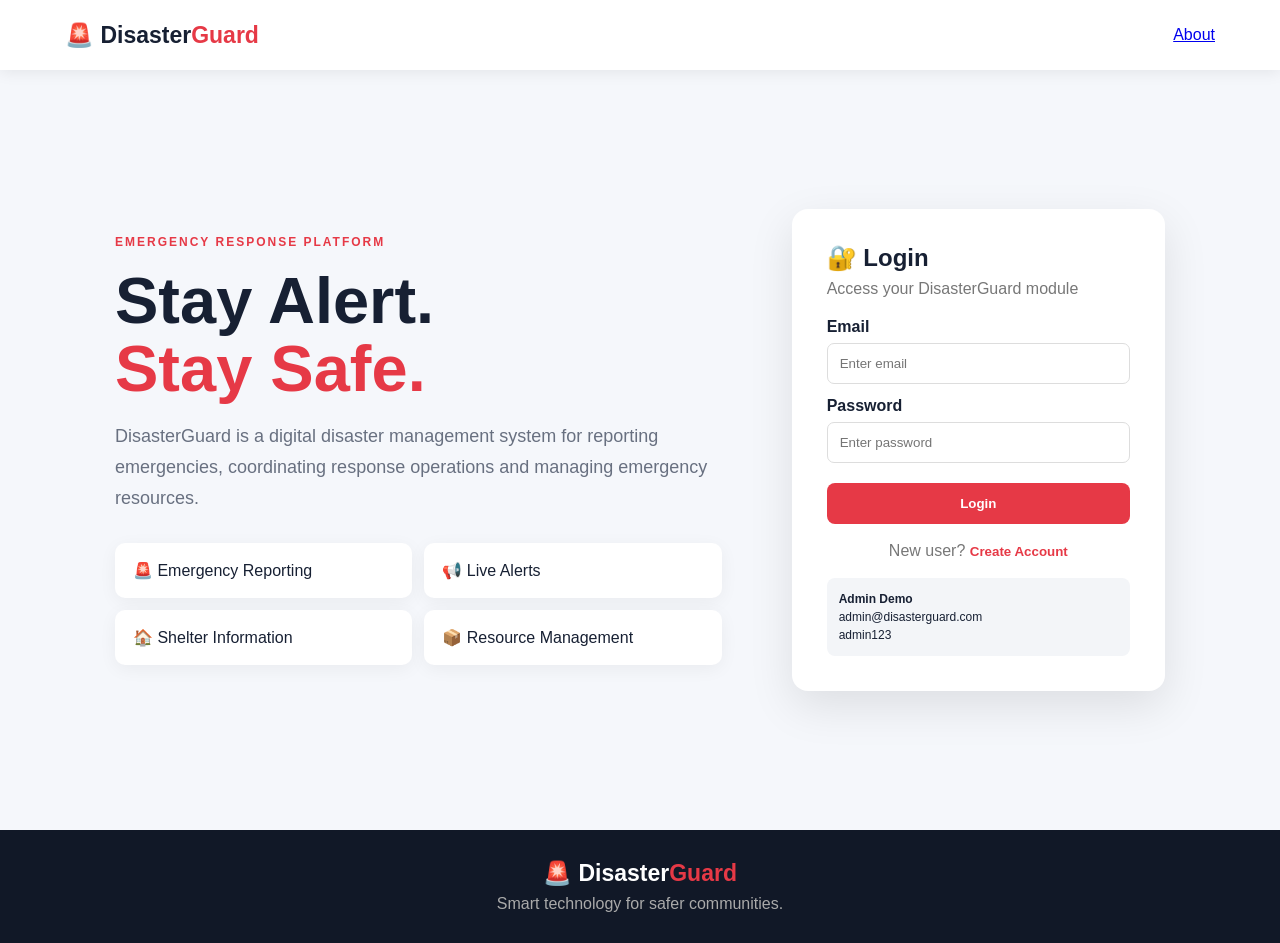
<file: index.html>
<!DOCTYPE html>
<html lang="en">
<head>
<meta charset="UTF-8">
<meta name="viewport" content="width=device-width, initial-scale=1.0">
<title>DisasterGuard - Login</title>
<link rel="stylesheet" href="css/style.css">
</head>
<body>
<header><nav class="navbar"><div class="logo">🚨 Disaster<span>Guard</span></div><a href="#about">About</a></nav></header>

<main class="auth-page">
<section class="welcome">
<p class="small-title">EMERGENCY RESPONSE PLATFORM</p>
<h1>Stay Alert.<br><span>Stay Safe.</span></h1>
<p>DisasterGuard is a digital disaster management system for reporting emergencies, coordinating response operations and managing emergency resources.</p>
<div class="feature-grid">
<div>🚨 Emergency Reporting</div><div>📢 Live Alerts</div>
<div>🏠 Shelter Information</div><div>📦 Resource Management</div>
</div>
</section>

<section class="auth-card">
<div id="loginBox">
<h2>🔐 Login</h2>
<p class="muted">Access your DisasterGuard module</p>
<form onsubmit="loginUser(event)">
<label>Email</label><input id="loginEmail" type="email" required placeholder="Enter email">
<label>Password</label><input id="loginPassword" type="password" required placeholder="Enter password">
<button class="primary-btn" type="submit">Login</button>
</form>
<p class="switch">New user? <button onclick="showSignup()">Create Account</button></p>
<div class="demo"><b>Admin Demo</b><br>admin@disasterguard.com<br>admin123</div>
</div>

<div id="signupBox" class="hidden">
<h2>📝 Signup</h2>
<p class="muted">Create a user account</p>
<form onsubmit="signupUser(event)">
<label>Full Name</label><input id="signupName" required placeholder="Enter your name">
<label>Email</label><input id="signupEmail" type="email" required placeholder="Enter email">
<label>Password</label><input id="signupPassword" type="password" minlength="6" required placeholder="Minimum 6 characters">
<button class="primary-btn" type="submit">Create Account</button>
</form>
<p class="switch">Already registered? <button onclick="showLogin()">Login</button></p>
</div>
</section>
</main>

<footer><div class="logo">🚨 Disaster<span>Guard</span></div><p>Smart technology for safer communities.</p></footer>
<script src="js/auth.js"></script>
</body>
</html>
</file>
<file: css/style.css>
*{box-sizing:border-box;margin:0;padding:0}body{font-family:Arial,sans-serif;background:#f5f7fb;color:#172033}header{background:#fff;box-shadow:0 2px 15px rgba(0,0,0,.08)}.navbar{max-width:1200px;margin:auto;min-height:70px;padding:12px 25px;display:flex;justify-content:space-between;align-items:center}.logo{font-size:23px;font-weight:bold}.logo span{color:#e63946}.auth-page{max-width:1100px;margin:auto;min-height:calc(100vh - 140px);padding:70px 25px;display:grid;grid-template-columns:1.3fr .8fr;gap:70px;align-items:center}.small-title{color:#e63946;font-size:12px;font-weight:bold;letter-spacing:2px}.welcome h1{font-size:65px;line-height:1.05;margin:18px 0}.welcome h1 span{color:#e63946}.welcome>p:not(.small-title){font-size:18px;line-height:1.7;color:#687080;max-width:620px}.feature-grid{display:grid;grid-template-columns:1fr 1fr;gap:12px;margin-top:30px}.feature-grid div{background:#fff;padding:18px;border-radius:10px;box-shadow:0 4px 18px rgba(0,0,0,.05)}.auth-card{background:#fff;padding:35px;border-radius:16px;box-shadow:0 15px 45px rgba(0,0,0,.1)}.auth-card h2{margin-bottom:8px}.muted{color:#777;margin-bottom:20px}.auth-card label{display:block;font-weight:bold;margin:13px 0 7px}.auth-card input{width:100%;padding:12px;border:1px solid #ddd;border-radius:7px}.primary-btn{width:100%;padding:13px;margin-top:20px;border:0;border-radius:8px;background:#e63946;color:#fff;font-weight:bold;cursor:pointer}.switch{text-align:center;margin-top:18px;color:#777}.switch button{border:0;background:none;color:#e63946;font-weight:bold;cursor:pointer}.demo{margin-top:18px;padding:12px;background:#f3f5f8;border-radius:8px;font-size:12px;line-height:1.5}.hidden{display:none!important}footer{text-align:center;background:#111827;color:#fff;padding:30px}footer p{color:#aaa;margin-top:8px}@media(max-width:800px){.auth-page{grid-template-columns:1fr}.welcome h1{font-size:48px}}@media(max-width:500px){.auth-page{padding:40px 15px}.feature-grid{grid-template-columns:1fr}}
</file>
<file: css/admin.css>
*{box-sizing:border-box;margin:0;padding:0}body{font-family:Arial,sans-serif;background:#f5f7fb;color:#172033}header{background:#fff;box-shadow:0 2px 15px rgba(0,0,0,.08)}.navbar{max-width:1200px;margin:auto;min-height:70px;padding:12px 25px;display:flex;justify-content:space-between;align-items:center;gap:20px}.logo{font-size:23px;font-weight:bold}.logo span{color:#e63946}.navbar a{color:#172033;text-decoration:none}.logout{margin-left:15px;padding:9px 16px;border:0;border-radius:7px;background:#e63946;color:#fff;cursor:pointer}.container{max-width:1200px;margin:auto;padding:55px 25px}.small-title{color:#e63946;font-size:12px;font-weight:bold;letter-spacing:2px;margin-bottom:8px}.page-title{display:flex;justify-content:space-between;align-items:center;margin-bottom:30px}.page-title h1{font-size:40px;margin:5px 0 8px}.page-title p:not(.small-title){color:#687080}.primary{background:#e63946;color:#fff;border:0;padding:12px 20px;border-radius:8px;font-weight:bold;cursor:pointer}.stats{display:grid;grid-template-columns:repeat(4,1fr);gap:18px;margin-bottom:25px}.stats>div{background:#fff;padding:23px;border-radius:13px;box-shadow:0 5px 20px rgba(0,0,0,.05)}.stats span{display:block;color:#687080}.stats b{font-size:30px;color:#e63946;display:block;margin-top:10px}.panel{background:#fff;padding:25px;border-radius:13px;box-shadow:0 5px 20px rgba(0,0,0,.05);margin-bottom:25px}.panel h2{margin-bottom:18px}.row{display:flex;justify-content:space-between;align-items:center;gap:15px;padding:15px;border:1px solid #e5e7eb;border-radius:9px;margin-bottom:10px}.row small{display:block;color:#6b7280;margin-top:7px;line-height:1.5}.badge{padding:5px 10px;border-radius:20px;background:#fff3cd;font-size:12px;font-weight:bold}.badge.resolved{background:#d1fae5}.badge.rejected{background:#fee2e2}.actions{display:flex;align-items:center;gap:7px;flex-wrap:wrap}.actions button,.row>button{border:0;padding:7px 10px;border-radius:6px;background:#172033;color:#fff;cursor:pointer}.actions .danger,.row .danger{background:#e63946}.two-column{display:grid;grid-template-columns:1fr 1fr;gap:20px}.form-stack{display:grid;gap:10px;margin-bottom:18px}.form-stack input,.form-stack select,.form-stack textarea,.panel input,.panel select,.panel textarea{width:100%;padding:11px;border:1px solid #ddd;border-radius:7px;font:inherit}.form-stack textarea{min-height:80px;resize:vertical}.empty{color:#777}.resource-grid{display:grid;grid-template-columns:repeat(4,1fr);gap:15px}.resource{padding:20px;background:#f7f8fa;border-radius:9px;text-align:center;display:grid;gap:8px}.resource strong{font-size:27px;color:#e63946}.resource small{color:#777}#toast{position:fixed;right:20px;bottom:20px;background:#172033;color:#fff;padding:13px 18px;border-radius:8px;display:none}@media(max-width:800px){.stats,.resource-grid{grid-template-columns:repeat(2,1fr)}.two-column{grid-template-columns:1fr}.page-title{flex-direction:column;align-items:flex-start;gap:20px}.row{flex-direction:column;align-items:flex-start}}@media(max-width:500px){.stats,.resource-grid{grid-template-columns:1fr}.container{padding:35px 15px}.page-title h1{font-size:32px}}
</file>
<file: css/user.css>
*{box-sizing:border-box;margin:0;padding:0}body{font-family:Arial,sans-serif;background:#f5f7fb;color:#172033}header{background:#fff;box-shadow:0 2px 15px rgba(0,0,0,.08)}.navbar{max-width:1200px;margin:auto;min-height:70px;padding:12px 25px;display:flex;justify-content:space-between;align-items:center;gap:20px}.logo{font-size:23px;font-weight:bold}.logo span{color:#e63946}.navbar a{color:#172033;text-decoration:none}.logout{margin-left:15px;padding:9px 16px;border:0;border-radius:7px;background:#e63946;color:#fff;cursor:pointer}.container{max-width:1200px;margin:auto;padding:55px 25px}.small-title{color:#e63946;font-size:12px;font-weight:bold;letter-spacing:2px;margin-bottom:8px}.page-title{display:flex;justify-content:space-between;align-items:center;margin-bottom:30px}.page-title h1{font-size:40px;margin:5px 0 8px}.page-title p:not(.small-title){color:#687080}.primary{background:#e63946;color:#fff;border:0;padding:12px 20px;border-radius:8px;font-weight:bold;cursor:pointer}.stats{display:grid;grid-template-columns:repeat(4,1fr);gap:18px;margin-bottom:25px}.stats>div{background:#fff;padding:23px;border-radius:13px;box-shadow:0 5px 20px rgba(0,0,0,.05)}.stats span{display:block;color:#687080}.stats b{font-size:30px;color:#e63946;display:block;margin-top:10px}.panel{background:#fff;padding:25px;border-radius:13px;box-shadow:0 5px 20px rgba(0,0,0,.05);margin-bottom:25px}.panel h2{margin-bottom:18px}.row{display:flex;justify-content:space-between;align-items:center;gap:15px;padding:15px;border:1px solid #e5e7eb;border-radius:9px;margin-bottom:10px}.row small{display:block;color:#6b7280;margin-top:7px;line-height:1.5}.badge{padding:5px 10px;border-radius:20px;background:#fff3cd;font-size:12px;font-weight:bold}.badge.resolved{background:#d1fae5}.badge.rejected{background:#fee2e2}.actions{display:flex;align-items:center;gap:7px;flex-wrap:wrap}.actions button,.row>button{border:0;padding:7px 10px;border-radius:6px;background:#172033;color:#fff;cursor:pointer}.actions .danger,.row .danger{background:#e63946}.two-column{display:grid;grid-template-columns:1fr 1fr;gap:20px}.form-stack{display:grid;gap:10px;margin-bottom:18px}.form-stack input,.form-stack select,.form-stack textarea,.panel input,.panel select,.panel textarea{width:100%;padding:11px;border:1px solid #ddd;border-radius:7px;font:inherit}.form-stack textarea{min-height:80px;resize:vertical}.empty{color:#777}.resource-grid{display:grid;grid-template-columns:repeat(4,1fr);gap:15px}.resource{padding:20px;background:#f7f8fa;border-radius:9px;text-align:center;display:grid;gap:8px}.resource strong{font-size:27px;color:#e63946}.resource small{color:#777}#toast{position:fixed;right:20px;bottom:20px;background:#172033;color:#fff;padding:13px 18px;border-radius:8px;display:none}@media(max-width:800px){.stats,.resource-grid{grid-template-columns:repeat(2,1fr)}.two-column{grid-template-columns:1fr}.page-title{flex-direction:column;align-items:flex-start;gap:20px}.row{flex-direction:column;align-items:flex-start}}@media(max-width:500px){.stats,.resource-grid{grid-template-columns:1fr}.container{padding:35px 15px}.page-title h1{font-size:32px}}
</file>
